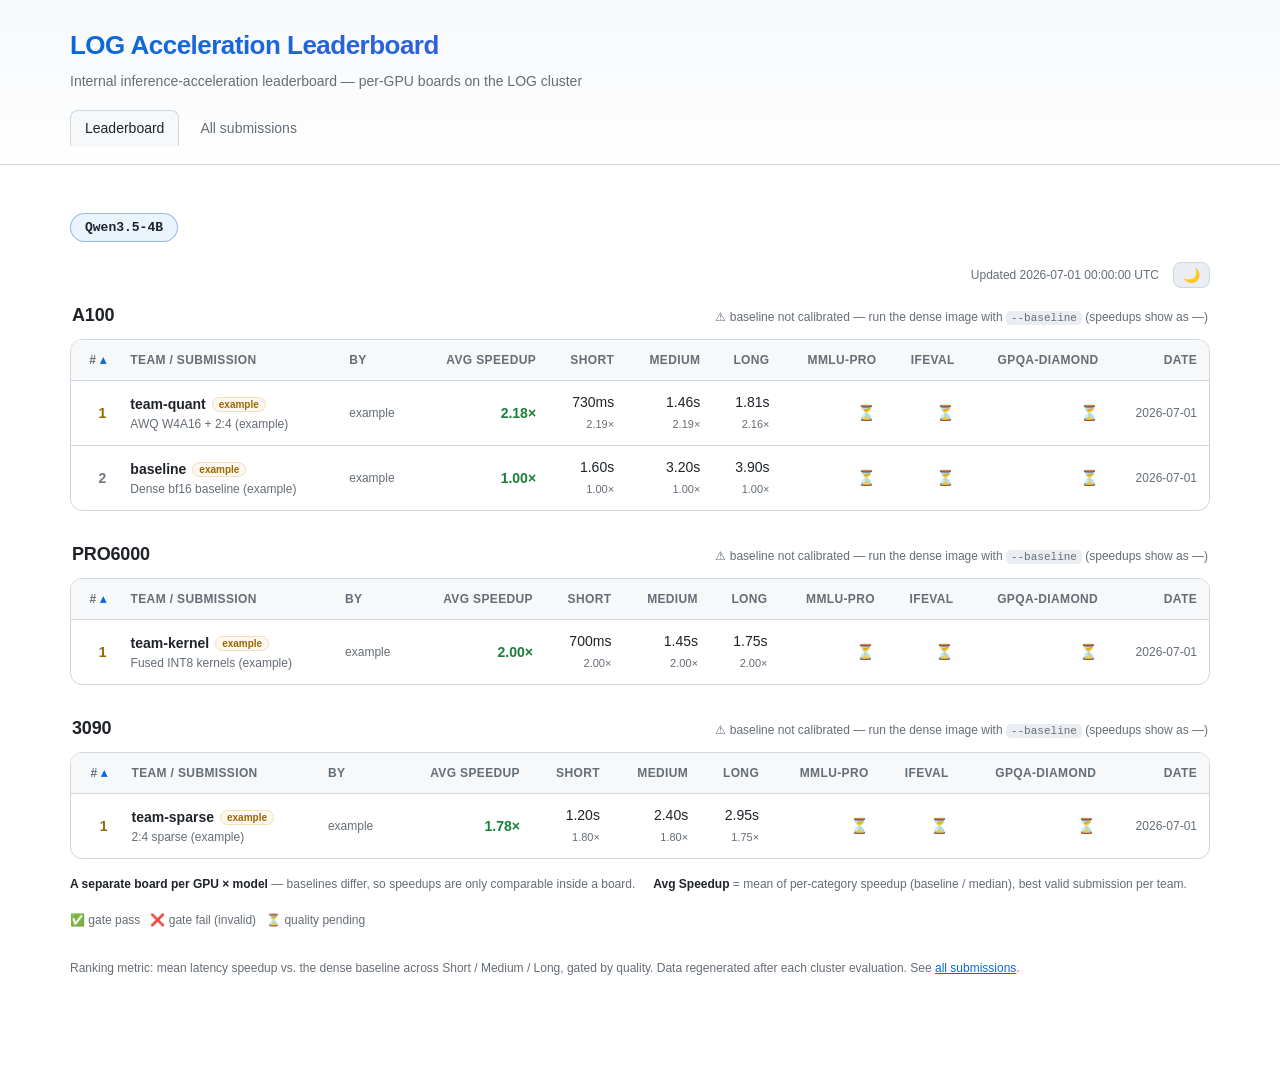
<file: docs/index.html>
<!DOCTYPE html>
<html lang="en">
<head>
  <meta charset="utf-8" />
  <meta name="viewport" content="width=device-width, initial-scale=1" />
  <title>LOG Acceleration Leaderboard</title>
  <link rel="stylesheet" href="./assets/style.css" />
  <script>
    // Apply stored theme before first paint to avoid a flash.
    (function () { try { var t = localStorage.getItem("theme"); if (t) document.documentElement.setAttribute("data-theme", t); } catch (e) {} })();
  </script>
</head>
<body>
  <header class="hero">
    <div class="hero-inner">
      <h1 data-cfg-title>LOG Acceleration Leaderboard</h1>
      <p data-cfg-subtitle></p>
      <nav class="tabs">
        <a href="./index.html" class="active">Leaderboard</a>
        <a href="./submissions.html">All submissions</a>
      </nav>
    </div>
  </header>

  <main class="wrap">
    <!-- model selector: pick a model, see its per-GPU boards -->
    <div class="subtabs" id="model-tabs"></div>

    <div class="toolbar">
      <div class="spacer"></div>
      <div class="updated" id="updated"></div>
      <button id="theme-toggle" class="theme-toggle" type="button" aria-label="Toggle color theme">🌙</button>
    </div>

    <!-- one independently-ranked board per GPU (for the active model) -->
    <div id="boards"></div>

    <div class="legend">
      <span><b>A separate board per GPU × model</b> — baselines differ, so speedups are only comparable inside a board.</span>
      <span><b>Avg Speedup</b> = mean of per-category speedup (baseline&nbsp;/&nbsp;median), best valid submission per team.</span>
      <span><b>✅</b> gate pass &nbsp; <b>❌</b> gate fail (invalid) &nbsp; <b>⏳</b> quality pending</span>
    </div>

    <div class="footer">
      <p>Ranking metric: mean latency speedup vs. the dense baseline across Short / Medium / Long, gated by quality.
         Data regenerated after each cluster evaluation. See <a href="./submissions.html">all submissions</a>.</p>
    </div>
  </main>

  <script src="./assets/app.js"></script>
</body>
</html>
</file>
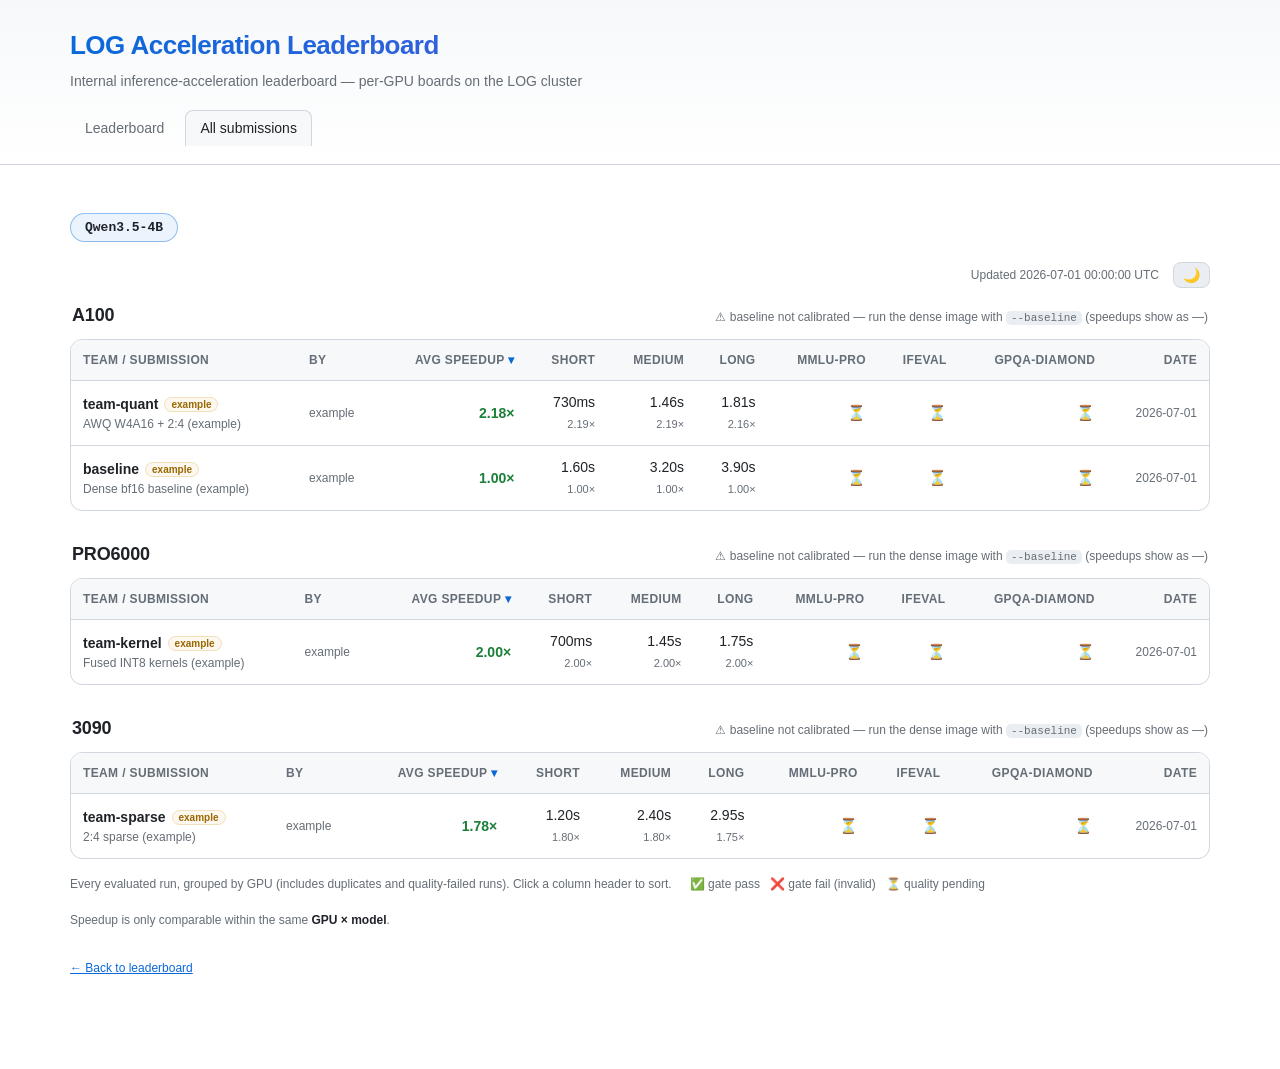
<file: docs/submissions.html>
<!DOCTYPE html>
<html lang="en">
<head>
  <meta charset="utf-8" />
  <meta name="viewport" content="width=device-width, initial-scale=1" />
  <title>All submissions — LOG Acceleration Leaderboard</title>
  <link rel="stylesheet" href="./assets/style.css" />
  <script>
    // Apply stored theme before first paint to avoid a flash.
    (function () { try { var t = localStorage.getItem("theme"); if (t) document.documentElement.setAttribute("data-theme", t); } catch (e) {} })();
  </script>
</head>
<body>
  <header class="hero">
    <div class="hero-inner">
      <h1 data-cfg-title>LOG Acceleration Leaderboard</h1>
      <p data-cfg-subtitle></p>
      <nav class="tabs">
        <a href="./index.html">Leaderboard</a>
        <a href="./submissions.html" class="active">All submissions</a>
      </nav>
    </div>
  </header>

  <main class="wrap">
    <!-- model selector (sub-tabs) -->
    <div class="subtabs" id="model-tabs"></div>

    <div class="toolbar">
      <div class="spacer"></div>
      <div class="updated" id="updated"></div>
      <button id="theme-toggle" class="theme-toggle" type="button" aria-label="Toggle color theme">🌙</button>
    </div>

    <!-- flat table of every evaluated run (GPU + Model columns, filterable) -->
    <div id="subs"></div>

    <div class="legend">
      <span>Every evaluated run, grouped by GPU (includes duplicates and quality-failed runs). Click a column header to sort.</span>
      <span><b>✅</b> gate pass &nbsp; <b>❌</b> gate fail (invalid) &nbsp; <b>⏳</b> quality pending</span>
      <span>Speedup is only comparable within the same <b>GPU × model</b>.</span>
    </div>

    <div class="footer">
      <p><a href="./index.html">&larr; Back to leaderboard</a></p>
    </div>
  </main>

  <script src="./assets/app.js"></script>
</body>
</html>
</file>
<file: docs/assets/style.css>
:root {
  --bg: #0d1117;
  --panel: #161b22;
  --panel-2: #1c2430;
  --border: #2a3543;
  --text: #e6edf3;
  --muted: #8b98a9;
  --accent: #4c9aff;
  --accent-2: #7c5cff;
  --accent-soft: #4c9aff1a;
  --accent-border: #4c9aff55;
  --good: #3fb950;
  --bad: #f85149;
  --pending: #d29922;
  --row-hover: #1b2431;
  --gold: #e3b341;
  --silver: #adbac7;
  --bronze: #cd7f32;
}

/* Light palette — applied when the user picks light, or when the OS prefers
   light and no explicit choice is stored. */
:root[data-theme="light"] {
  --bg: #ffffff;
  --panel: #f6f8fa;
  --panel-2: #eaeef2;
  --border: #d0d7de;
  --text: #1f2328;
  --muted: #656d76;
  --accent: #0969da;
  --accent-2: #8250df;
  --accent-soft: #0969da14;
  --accent-border: #0969da66;
  --good: #1a7f37;
  --bad: #cf222e;
  --pending: #9a6700;
  --row-hover: #f3f4f6;
  --gold: #9a6700;
  --silver: #6e7781;
  --bronze: #a0522d;
}

@media (prefers-color-scheme: light) {
  :root:not([data-theme]) {
    --bg: #ffffff;
    --panel: #f6f8fa;
    --panel-2: #eaeef2;
    --border: #d0d7de;
    --text: #1f2328;
    --muted: #656d76;
    --accent: #0969da;
    --accent-2: #8250df;
    --accent-soft: #0969da14;
    --accent-border: #0969da66;
    --good: #1a7f37;
    --bad: #cf222e;
    --pending: #9a6700;
    --row-hover: #f3f4f6;
    --gold: #9a6700;
    --silver: #6e7781;
    --bronze: #a0522d;
  }
}

* { box-sizing: border-box; }

body {
  margin: 0;
  background: var(--bg);
  color: var(--text);
  font-family: -apple-system, BlinkMacSystemFont, "Segoe UI", Roboto, Helvetica, Arial, sans-serif;
  font-size: 14px;
  line-height: 1.5;
}

.wrap { max-width: 1180px; margin: 0 auto; padding: 28px 20px 80px; }

header.hero {
  border-bottom: 1px solid var(--border);
  background: linear-gradient(180deg, var(--panel), transparent);
}
.hero-inner { max-width: 1180px; margin: 0 auto; padding: 26px 20px 18px; }
.hero h1 {
  margin: 0;
  font-size: 26px;
  letter-spacing: -0.02em;
  background: linear-gradient(90deg, var(--accent), var(--accent-2));
  -webkit-background-clip: text;
  background-clip: text;
  -webkit-text-fill-color: transparent;
}
.hero p { margin: 6px 0 0; color: var(--muted); }
.hero .model-chip {
  display: inline-block;
  margin-top: 12px;
  padding: 3px 10px;
  font-size: 12px;
  font-family: ui-monospace, SFMono-Regular, Menlo, monospace;
  color: var(--accent);
  background: #4c9aff1a;
  border: 1px solid #4c9aff40;
  border-radius: 999px;
}

nav.tabs { display: flex; gap: 6px; margin-top: 18px; }
nav.tabs a {
  padding: 7px 14px;
  color: var(--muted);
  text-decoration: none;
  border-radius: 8px 8px 0 0;
  border: 1px solid transparent;
  border-bottom: none;
  font-weight: 500;
}
nav.tabs a.active { color: var(--text); background: var(--panel); border-color: var(--border); }
nav.tabs a:hover { color: var(--text); }

.toolbar {
  display: flex;
  align-items: center;
  gap: 14px;
  flex-wrap: wrap;
  margin: 20px 0 14px;
}
.toolbar label { color: var(--muted); font-size: 13px; }
.toolbar select, .toolbar input {
  background: var(--panel-2);
  color: var(--text);
  border: 1px solid var(--border);
  border-radius: 8px;
  padding: 6px 10px;
  font-size: 13px;
}
.toolbar .spacer { flex: 1; }
.toolbar .updated { color: var(--muted); font-size: 12px; }
.theme-toggle {
  background: var(--panel-2);
  border: 1px solid var(--border);
  color: var(--text);
  border-radius: 8px;
  padding: 5px 9px;
  font-size: 14px;
  line-height: 1;
  cursor: pointer;
}
.theme-toggle:hover { border-color: var(--accent-border); }

.table-scroll { overflow-x: auto; border: 1px solid var(--border); border-radius: 12px; }
table { width: 100%; border-collapse: collapse; min-width: 860px; }
thead th {
  position: sticky; top: 0;
  background: var(--panel);
  color: var(--muted);
  text-align: right;
  font-weight: 600;
  font-size: 12px;
  text-transform: uppercase;
  letter-spacing: 0.03em;
  padding: 11px 12px;
  border-bottom: 1px solid var(--border);
  white-space: nowrap;
  cursor: pointer;
  user-select: none;
}
thead th.left { text-align: left; }
thead th.sorted::after { content: " \25be"; color: var(--accent); }
thead th.sorted.asc::after { content: " \25b4"; }
tbody td {
  padding: 11px 12px;
  border-bottom: 1px solid var(--border);
  text-align: right;
  white-space: nowrap;
  font-variant-numeric: tabular-nums;
}
tbody td.left { text-align: left; }
tbody tr:last-child td { border-bottom: none; }
tbody tr:hover { background: var(--row-hover); }
tbody tr.invalid { opacity: 0.5; }
tbody tr.invalid .team-name { text-decoration: line-through; }

.rank { font-weight: 700; color: var(--muted); }
.rank.r1 { color: var(--gold); }
.rank.r2 { color: var(--silver); }
.rank.r3 { color: var(--bronze); }

.team-name { font-weight: 600; }
.sub-name { color: var(--muted); font-size: 12px; }
.submitter { color: var(--muted); font-size: 12px; }

.gpu-pill {
  font-family: ui-monospace, SFMono-Regular, Menlo, monospace;
  font-size: 11px;
  padding: 2px 8px;
  border-radius: 999px;
  background: var(--panel-2);
  border: 1px solid var(--border);
  color: var(--muted);
}

.speedup { font-weight: 700; color: var(--good); }
.speedup.none { color: var(--muted); font-weight: 400; }
.ms { color: var(--text); }
.sub-speedup { color: var(--muted); font-size: 11px; }

.gate { font-size: 15px; }
.gate.pass { color: var(--good); }
.gate.fail { color: var(--bad); }
.gate.pending { color: var(--pending); }

.example-flag {
  font-size: 10px;
  color: var(--pending);
  border: 1px solid #d2992240;
  background: #d2992212;
  padding: 1px 6px;
  border-radius: 999px;
  margin-left: 6px;
  vertical-align: middle;
}

.subtabs { display: flex; gap: 6px; flex-wrap: wrap; margin: 20px 0 4px; }
.subtab {
  padding: 6px 14px;
  font-size: 13px;
  font-weight: 600;
  color: var(--muted);
  background: var(--panel-2);
  border: 1px solid var(--border);
  border-radius: 999px;
  cursor: pointer;
  font-family: ui-monospace, SFMono-Regular, Menlo, monospace;
}
.subtab:hover { color: var(--text); }
.subtab.active { color: var(--text); background: var(--accent-soft); border-color: var(--accent-border); }

.board { margin-top: 30px; }
.board:first-of-type { margin-top: 6px; }
.board-head {
  display: flex; align-items: baseline; justify-content: space-between;
  gap: 14px; flex-wrap: wrap; margin: 0 2px 10px;
}
.board-title { margin: 0; font-size: 18px; letter-spacing: -0.01em; }
.board-title .board-model { color: var(--muted); font-weight: 500; font-size: 14px; margin-left: 8px; }
.board-note { color: var(--muted); font-size: 12px; }
.board-note code { font-size: 11px; }

.legend { margin-top: 16px; color: var(--muted); font-size: 12px; display: flex; gap: 18px; flex-wrap: wrap; }
.legend span b { color: var(--text); font-weight: 600; }

.empty { padding: 40px; text-align: center; color: var(--muted); }
.footer { margin-top: 30px; color: var(--muted); font-size: 12px; }
.footer a { color: var(--accent); }
a { color: var(--accent); }
code { font-family: ui-monospace, SFMono-Regular, Menlo, monospace; background: var(--panel-2); padding: 1px 5px; border-radius: 5px; font-size: 12px; }
</file>
